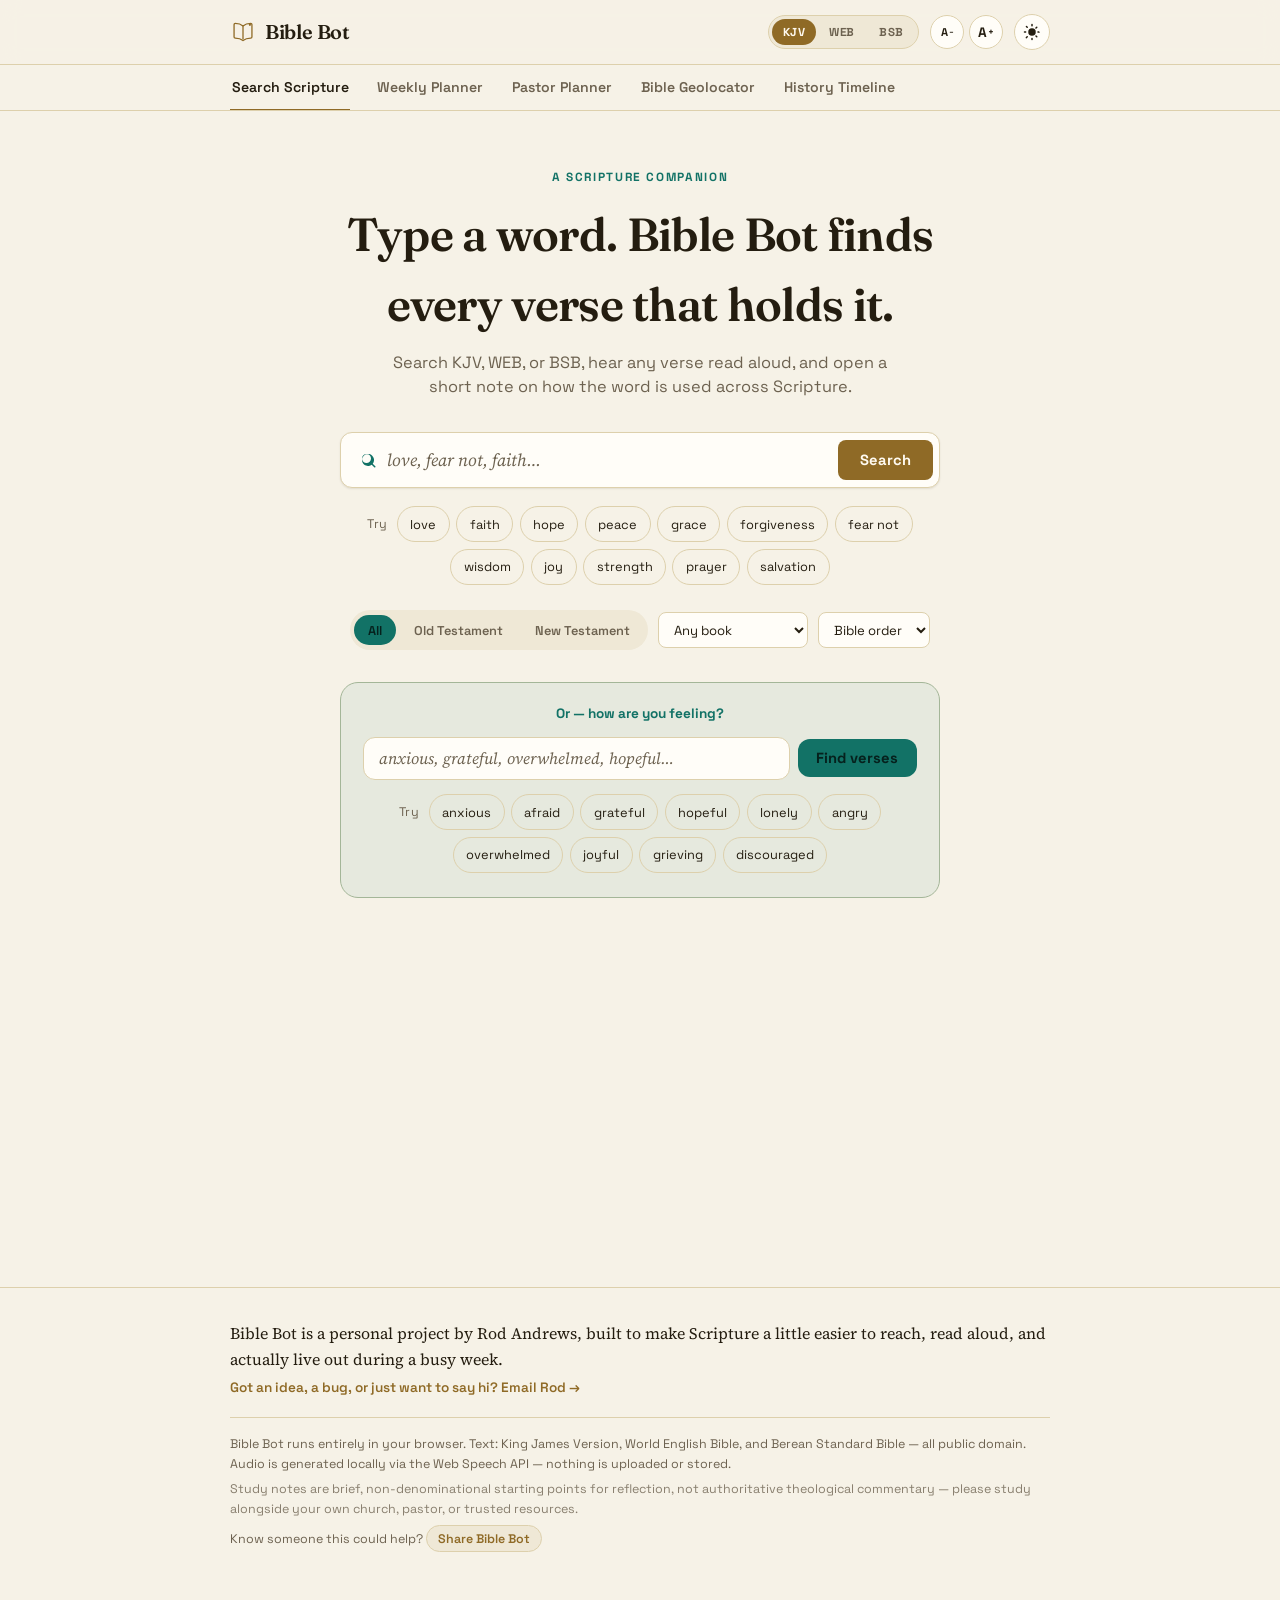
<file: index.html>
<!doctype html>
<html lang="en">
<head>
<meta charset="UTF-8" />
<meta name="viewport" content="width=device-width, initial-scale=1.0" />
<title>Bible Bot — Search Scripture, Listen, and Build a Weekly Plan</title>
<meta name="description" content="Search the Bible by word, feeling, or place across KJV, WEB, and BSB. Listen to any verse, build a weekly growth plan from a goal or a sermon, and explore Scripture by ancient geography — free, and works on any device." />
<meta name="keywords" content="bible search, bible app, weekly bible plan, bible verses by feeling, bible verses by topic, sermon notes, bible geography, KJV, BSB, WEB bible" />
<link rel="canonical" href="https://kypher.cc/" />
<meta name="robots" content="index, follow" />
<meta name="author" content="Rod Andrews" />

<meta property="og:type" content="website" />
<meta property="og:site_name" content="Bible Bot" />
<meta property="og:title" content="Bible Bot — Search Scripture, Listen, and Build a Weekly Plan" />
<meta property="og:description" content="Free Bible search with audio, a weekly growth planner built from your goals or your pastor's sermon, and a map to explore verses by ancient geography." />
<meta property="og:url" content="https://kypher.cc/" />
<meta property="og:image" content="https://kypher.cc/social-card.png" />
<meta property="og:image:width" content="1200" />
<meta property="og:image:height" content="630" />
<meta name="twitter:card" content="summary_large_image" />
<meta name="twitter:title" content="Bible Bot — Search Scripture, Listen, and Build a Weekly Plan" />
<meta name="twitter:description" content="Free Bible search with audio, a weekly growth planner built from your goals or a sermon, and verses by ancient geography." />
<meta name="twitter:image" content="https://kypher.cc/social-card.png" />

<link rel="icon" href="data:image/svg+xml,%3Csvg xmlns='http://www.w3.org/2000/svg' viewBox='0 0 100 100'%3E%3Ctext y='.9em' font-size='90'%3E📖%3C/text%3E%3C/svg%3E" />
<link rel="apple-touch-icon" href="icons/icon-192.png" />
<link rel="manifest" href="manifest.json" />
<meta name="theme-color" content="#12131c" media="(prefers-color-scheme: dark)" />
<meta name="theme-color" content="#f6f2e7" media="(prefers-color-scheme: light)" />
<meta name="apple-mobile-web-app-capable" content="yes" />
<meta name="apple-mobile-web-app-status-bar-style" content="black-translucent" />
<meta name="apple-mobile-web-app-title" content="Bible Bot" />

<link rel="preconnect" href="https://fonts.googleapis.com" />
<link rel="preconnect" href="https://fonts.gstatic.com" crossorigin />
<link href="https://fonts.googleapis.com/css2?family=Fraunces:ital,wght@0,600;1,500&family=Source+Serif+4:ital,wght@0,400;1,400&family=Space+Grotesk:wght@500;700&display=swap" rel="stylesheet" />
<link rel="stylesheet" href="styles.css" />
<script type="application/ld+json">
{
  "@context": "https://schema.org",
  "@type": "WebApplication",
  "name": "Bible Bot",
  "url": "https://kypher.cc/",
  "description": "Free Bible search with audio, a weekly growth planner built from a goal or a sermon, and verses explored by ancient geography.",
  "applicationCategory": "LifestyleApplication",
  "operatingSystem": "Any",
  "offers": { "@type": "Offer", "price": "0", "priceCurrency": "USD" },
  "author": { "@type": "Person", "name": "Rod Andrews" }
}
</script>
</head>
<body>

<header class="site-header">
  <div class="wrap header-inner">
    <a class="brand" href="#top" aria-label="Bible Bot home">
      <span class="brand-mark" aria-hidden="true">
        <svg viewBox="0 0 32 32" width="26" height="26"><path d="M16 8.5c-2.4-2-6-3-9.5-3-1 0-1.5.4-1.5 1.2v15.6c0 .8.6 1.2 1.5 1.2 3.5 0 7.1 1 9.5 3 2.4-2 6-3 9.5-3 .9 0 1.5-.4 1.5-1.2V6.7c0-.8-.5-1.2-1.5-1.2-3.5 0-7.1 1-9.5 3Z" fill="none" stroke="currentColor" stroke-width="1.6" stroke-linejoin="round"/><path d="M16 8.5v16.4" stroke="currentColor" stroke-width="1.6"/><circle cx="24.5" cy="7.2" r="1.4" fill="currentColor"/></svg>
      </span>
      <span class="brand-name">Bible Bot</span>
    </a>
    <div class="header-actions">
      <div class="translation-toggle" id="translationToggle" role="group" aria-label="Choose translation">
        <button class="tt-btn is-active" data-translation="kjv" type="button" title="King James Version">KJV</button>
        <button class="tt-btn" data-translation="web" type="button" title="World English Bible">WEB</button>
        <button class="tt-btn" data-translation="bsb" type="button" title="Berean Standard Bible — closest free reading to the NIV">BSB</button>
      </div>
      <div class="text-size-control" role="group" aria-label="Text size">
        <button id="fontSmallerBtn" class="icon-btn text-size-btn" type="button" aria-label="Decrease text size" title="Smaller text">A<span class="ts-sub">−</span></button>
        <button id="fontLargerBtn" class="icon-btn text-size-btn" type="button" aria-label="Increase text size" title="Larger text">A<span class="ts-sub">+</span></button>
      </div>
      <button id="themeToggle" class="icon-btn" type="button" aria-label="Toggle dark mode" title="Toggle dark mode">
        <svg class="icon-sun" viewBox="0 0 24 24" width="18" height="18" aria-hidden="true"><path fill="currentColor" d="M12 4.5a1 1 0 0 1-1-1V2a1 1 0 1 1 2 0v1.5a1 1 0 0 1-1 1Zm0 15a1 1 0 0 1 1 1V22a1 1 0 1 1-2 0v-1.5a1 1 0 0 1 1-1ZM4.5 12a1 1 0 0 1-1 1H2a1 1 0 1 1 0-2h1.5a1 1 0 0 1 1 1Zm18 0a1 1 0 0 1-1 1h-1.5a1 1 0 1 1 0-2H21a1 1 0 0 1 1 1ZM6.34 6.34a1 1 0 0 1-1.41 0L3.87 5.28a1 1 0 0 1 1.41-1.41l1.06 1.06a1 1 0 0 1 0 1.41Zm12.73 12.73a1 1 0 0 1-1.41 0l-1.06-1.06a1 1 0 0 1 1.41-1.41l1.06 1.06a1 1 0 0 1 0 1.41ZM6.34 17.66a1 1 0 0 1 0 1.41l-1.06 1.06a1 1 0 1 1-1.41-1.41l1.06-1.06a1 1 0 0 1 1.41 0ZM19.07 4.87a1 1 0 0 1 0 1.41l-1.06 1.06a1 1 0 1 1-1.41-1.41l1.06-1.06a1 1 0 0 1 1.41 0ZM12 7a5 5 0 1 1 0 10A5 5 0 0 1 12 7Z"/></svg>
        <svg class="icon-moon" viewBox="0 0 24 24" width="18" height="18" aria-hidden="true"><path fill="currentColor" d="M20.7 14.9a8.6 8.6 0 0 1-10.6-10.6 1 1 0 0 0-1.3-1.2A10.6 10.6 0 1 0 21.9 16.2a1 1 0 0 0-1.2-1.3Z"/></svg>
      </button>
    </div>
  </div>
</header>

<nav class="app-nav" aria-label="Main">
  <div class="wrap app-nav-inner">
    <button class="nav-tab is-active" type="button" data-view="search" aria-selected="true">Search Scripture</button>
    <button class="nav-tab" type="button" data-view="planner" aria-selected="false">Weekly Planner</button>
    <button class="nav-tab" type="button" data-view="pastor" aria-selected="false">Pastor Planner</button>
    <button class="nav-tab" type="button" data-view="geo" aria-selected="false">Bible Geolocator</button>
    <button class="nav-tab" type="button" data-view="timeline" aria-selected="false">History Timeline</button>
  </div>
</nav>

<main id="top">
<div id="searchView">
  <section class="hero">
    <div class="wrap">
      <p class="eyebrow">A scripture companion</p>
      <h1>Type a word. Bible Bot finds every verse that holds it.</h1>
      <p class="hero-sub">Search KJV, WEB, or BSB, hear any verse read aloud, and open a short note on how the word is used across Scripture.</p>

      <form id="searchForm" class="search-bar" role="search" autocomplete="off">
        <svg class="search-icon" viewBox="0 0 24 24" width="18" height="18" aria-hidden="true"><path fill="currentColor" d="m21.71 20.29-3.4-3.39A8 8 0 1 0 16.9 18.3l3.39 3.4a1 1 0 0 0 1.42-1.41ZM4 10a6 6 0 1 1 6 6 6 6 0 0 1-6-6Z"/></svg>
        <input id="searchInput" type="text" inputmode="search" placeholder="love, fear not, faith…" aria-label="Search the Bible" />
        <button type="button" id="clearBtn" class="clear-btn" aria-label="Clear search" hidden>
          <svg viewBox="0 0 24 24" width="12" height="12"><path fill="currentColor" d="M18.3 5.71 12 12l6.3 6.29-1.41 1.42L10.59 13.4 4.3 19.71 2.88 18.3 9.17 12 2.88 5.71 4.3 4.29l6.29 6.3 6.3-6.3z"/></svg>
        </button>
        <button type="submit" class="search-btn">Search</button>
      </form>

      <div class="quick-tags" id="quickTags" aria-label="Popular searches">
        <span class="quick-label">Try</span>
      </div>

      <div class="filters" id="filters">
        <div class="filter-group" role="group" aria-label="Filter by testament">
          <button class="chip is-active" data-testament="ALL" type="button">All</button>
          <button class="chip" data-testament="OT" type="button">Old Testament</button>
          <button class="chip" data-testament="NT" type="button">New Testament</button>
        </div>
        <select id="bookFilter" aria-label="Filter by book">
          <option value="">Any book</option>
        </select>
        <select id="sortOrder" aria-label="Sort results">
          <option value="canon">Bible order</option>
          <option value="relevance">Relevance</option>
        </select>
      </div>

      <div class="feeling-prompt">
        <p class="feeling-eyebrow">Or — how are you feeling?</p>
        <form id="feelingForm" class="feeling-form" autocomplete="off">
          <input id="feelingInput" type="text" placeholder="anxious, grateful, overwhelmed, hopeful…" aria-label="How are you feeling?" />
          <button type="submit" class="feeling-submit">Find verses</button>
        </form>
        <div class="quick-tags feeling-quick-tags" id="feelingQuickTags" aria-label="Common feelings">
          <span class="quick-label">Try</span>
        </div>
      </div>
    </div>
  </section>

  <section class="results-section">
    <div class="wrap">
      <div id="comfortPanel" class="comfort-panel" hidden>
        <p class="comfort-eyebrow" id="comfortLabel">Comfort</p>
        <p class="comfort-intro" id="comfortIntro"></p>
        <ol id="comfortVerses" class="comfort-verse-list results-list"></ol>
      </div>
      <div id="statusBar" class="status-bar" aria-live="polite"></div>
      <ol id="results" class="results-list"></ol>
      <div id="loadMoreWrap" class="load-more-wrap" hidden>
        <button id="loadMoreBtn" class="btn-outline" type="button">Show more verses</button>
      </div>
      <div id="emptyState" class="empty-state" hidden>
        <p>Nothing turned up for that search.</p>
        <p class="empty-sub">Try a shorter word, check the spelling, or pick one of the suggestions above.</p>
      </div>
    </div>
  </section>
</div>

<div id="plannerView" hidden>
  <section class="planner-hero">
    <div class="wrap">
      <p class="eyebrow">Weekly Growth Plan</p>
      <h1>Build a week grounded in Scripture.</h1>
      <p class="hero-sub">Tell us what you want to grow in, and get daily verses, short prayers, a memory verse, and one small action a day — synced to this week's actual dates.</p>

      <form id="goalForm" class="planner-form">
        <label class="planner-label" for="goalInput">What do you want to biblically accomplish to grow with God this week?</label>
        <textarea id="goalInput" class="planner-textarea" rows="2" placeholder="e.g. I want to worry less and trust God more…"></textarea>
        <div class="quick-tags planner-quick-tags" id="goalQuickTags" aria-label="Suggested goals">
          <span class="quick-label">Try</span>
        </div>
        <button type="submit" class="search-btn planner-submit">Build my week</button>
      </form>
    </div>
  </section>

  <section class="plan-section">
    <div class="wrap">
      <div id="planEmptyState" class="empty-state">
        <p>Your plan will show up here.</p>
        <p class="empty-sub">Answer the prompt above and Bible Bot will lay out the week for you.</p>
      </div>
      <div id="planRoot" class="plan-root" hidden></div>
    </div>
  </section>
</div>

<div id="pastorView" hidden>
  <section class="planner-hero">
    <div class="wrap">
      <p class="eyebrow">Pastor Planner</p>
      <h1>Turn Sunday's message into your week.</h1>
      <p class="hero-sub">Give us the theme, the verses, and a few keywords from the sermon — Bible Bot builds a daily plan that carries the message into your week, with the sermon's own verses front and center.</p>

      <form id="sermonForm" class="planner-form">
        <label class="planner-label" for="sermonTopicInput">Sermon theme — what did your pastor preach on?</label>
        <input id="sermonTopicInput" class="planner-input" type="text" placeholder="e.g. Walking by faith, not by sight" />
        <label class="planner-label" for="sermonVersesInput">What Bible verses did they mention?</label>
        <input id="sermonVersesInput" class="planner-input" type="text" placeholder="e.g. 2 Corinthians 5:7, Hebrews 11:1" />
        <label class="planner-label" for="sermonKeywordsInput">A few keywords from the message</label>
        <input id="sermonKeywordsInput" class="planner-input" type="text" placeholder="e.g. trust, obedience, uncertainty" />
        <button type="submit" class="search-btn planner-submit">Build my week from this sermon</button>
      </form>
    </div>
  </section>

  <section class="plan-section">
    <div class="wrap">
      <div id="pastorPlanEmptyState" class="empty-state">
        <p>Your sermon-based plan will show up here.</p>
        <p class="empty-sub">Fill in the sermon theme above and Bible Bot will build the week around it.</p>
      </div>
      <div id="pastorPlanRoot" class="plan-root" hidden></div>
    </div>
  </section>
</div>

<div id="geoView" hidden>
  <section class="planner-hero">
    <div class="wrap">
      <p class="eyebrow">Bible Geolocator</p>
      <h1>Explore Scripture by ancient geography.</h1>
      <p class="hero-sub">Click a region on the map, then a place within it, to see the verses tied to that ground.</p>
      <nav class="geo-breadcrumb" id="geoBreadcrumb" aria-label="Geolocator navigation">
        <button type="button" class="geo-crumb is-active" data-level="map">Map</button>
      </nav>
    </div>
  </section>

  <section class="plan-section">
    <div class="wrap">
      <div id="geoMapPanel" class="geo-panel">
        <svg id="geoMap" class="geo-map" viewBox="0 0 800 560" role="img" aria-label="Stylized map of the ancient Near East and Mediterranean"></svg>
        <p class="geo-map-caption">Real coastlines, rivers and lakes (Natural Earth). Tap a region to zoom in.</p>
      </div>
      <div id="geoRegionPanel" class="geo-panel" hidden></div>
      <div id="geoLocationPanel" class="geo-panel" hidden></div>
    </div>
  </section>
</div>

<div id="timelineView" hidden>
  <section class="planner-hero">
    <div class="wrap">
      <p class="eyebrow">History Timeline</p>
      <h1>See Scripture inside history.</h1>
      <p class="hero-sub">From Abraham to the early church, click an era to see how it lines up with Egypt, Assyria, Babylon, Persia, Greece, and Rome — then click an event for the verses.</p>
      <nav class="geo-breadcrumb" id="timelineBreadcrumb" aria-label="Timeline navigation">
        <button type="button" class="geo-crumb is-active" data-level="list">Timeline</button>
      </nav>
    </div>
  </section>

  <section class="plan-section">
    <div class="wrap">
      <div id="timelineListPanel" class="geo-panel">
        <ol class="timeline-rail" id="timelineRail"></ol>
        <p class="geo-map-caption">Dates are approximate and traditional, meant to give a sense of order and context — not a scholarly chronology.</p>
      </div>
      <div id="timelineEraPanel" class="geo-panel" hidden></div>
      <div id="timelineEventPanel" class="geo-panel" hidden></div>
    </div>
  </section>
</div>
</main>

<div id="chapterModal" class="modal" hidden aria-hidden="true">
  <div class="modal-backdrop" data-close-modal></div>
  <div class="modal-panel" role="dialog" aria-modal="true" aria-labelledby="chapterModalTitle">
    <div class="modal-header">
      <h2 id="chapterModalTitle">Chapter</h2>
      <div class="modal-header-actions">
        <button id="chapterListenBtn" class="btn-small" type="button">
          <svg viewBox="0 0 24 24" width="14" height="14" aria-hidden="true"><path fill="currentColor" d="M3 10v4h4l5 5V5L7 10H3Zm13.5 2a4.5 4.5 0 0 0-2.5-4v8a4.5 4.5 0 0 0 2.5-4Zm-2.5-8.77v2.06a7 7 0 0 1 0 13.42v2.06a9 9 0 0 0 0-17.54Z"/></svg>
          <span class="label">Read chapter</span>
        </button>
        <button class="icon-btn" type="button" data-close-modal aria-label="Close">
          <svg viewBox="0 0 24 24" width="16" height="16"><path fill="currentColor" d="M18.3 5.71 12 12l6.3 6.29-1.41 1.42L10.59 13.4 4.3 19.71 2.88 18.3 9.17 12 2.88 5.71 4.3 4.29l6.29 6.3 6.3-6.3z"/></svg>
        </button>
      </div>
    </div>
    <div id="chapterModalBody" class="modal-body"></div>
  </div>
</div>

<div id="audioBar" class="audio-bar" hidden>
  <div class="wrap audio-bar-inner">
    <span class="audio-eq" aria-hidden="true"><i></i><i></i><i></i></span>
    <span id="audioBarLabel" class="audio-bar-label">Reading…</span>
    <div class="audio-bar-controls">
      <label class="rate-label">Speed
        <select id="rateSelect">
          <option value="0.8">0.8×</option>
          <option value="1" selected>1×</option>
          <option value="1.25">1.25×</option>
          <option value="1.5">1.5×</option>
        </select>
      </label>
      <button id="audioStopBtn" class="btn-small" type="button">Stop</button>
    </div>
  </div>
</div>

<footer class="site-footer">
  <div class="wrap">
    <div class="footer-about">
      <p class="footer-about-lead">Bible Bot is a personal project by Rod Andrews, built to make Scripture a little easier to reach, read aloud, and actually live out during a busy week.</p>
      <a class="footer-contact-link" href="mailto:rod@kypher.io?subject=Bible%20Bot%20feedback">Got an idea, a bug, or just want to say hi? Email Rod →</a>
    </div>
    <p>Bible Bot runs entirely in your browser. Text: King James Version, World English Bible, and Berean Standard Bible — all public domain. Audio is generated locally via the Web Speech API — nothing is uploaded or stored.</p>
    <p class="footer-note">Study notes are brief, non-denominational starting points for reflection, not authoritative theological commentary — please study alongside your own church, pastor, or trusted resources.</p>
    <p class="footer-share">Know someone this could help? <button type="button" id="footerShareBtn" class="footer-share-btn">Share Bible Bot</button></p>
  </div>
</footer>

<template id="verseCardTemplate">
  <li class="verse-card">
    <div class="verse-card-head">
      <button class="verse-ref" type="button"></button>
      <span class="verse-genre"></span>
    </div>
    <p class="verse-text"></p>
    <div class="verse-actions">
      <button class="action-btn listen-btn" type="button">
        <svg class="action-icon" viewBox="0 0 24 24" width="15" height="15" aria-hidden="true"><path fill="currentColor" d="M3 10v4h4l5 5V5L7 10H3Zm13.5 2a4.5 4.5 0 0 0-2.5-4v8a4.5 4.5 0 0 0 2.5-4Z"/></svg>
        <span class="label">Listen</span>
      </button>
      <button class="action-btn note-btn" type="button">
        <svg class="action-icon" viewBox="0 0 24 24" width="15" height="15" aria-hidden="true"><path fill="currentColor" d="M12 2 3 7v10l9 5 9-5V7l-9-5Zm0 2.3L18.5 8 12 11.7 5.5 8 12 4.3ZM5 9.7l6 3.4v6.8l-6-3.4V9.7Zm14 6.8-6 3.4v-6.8l6-3.4v6.8Z"/></svg>
        <span class="label">Study note</span>
      </button>
      <button class="action-btn context-btn" type="button">
        <svg class="action-icon" viewBox="0 0 24 24" width="15" height="15" aria-hidden="true"><path fill="none" stroke="currentColor" stroke-width="1.6" stroke-linejoin="round" d="M12 6.2c-1.8-1.4-4.4-2.2-7-2.2-.7 0-1 .3-1 .9v11.6c0 .6.3.9 1 .9 2.6 0 5.2.8 7 2.2 1.8-1.4 4.4-2.2 7-2.2.7 0 1-.3 1-.9V4.9c0-.6-.3-.9-1-.9-2.6 0-5.2.8-7 2.2Z"/><path stroke="currentColor" stroke-width="1.6" d="M12 6.2v12.4"/></svg>
        <span class="label">Read chapter</span>
      </button>
      <button class="action-btn copy-btn" type="button">
        <svg class="action-icon" viewBox="0 0 24 24" width="15" height="15" aria-hidden="true"><path fill="currentColor" d="M15.5 3h-8A1.5 1.5 0 0 0 6 4.5v12A1.5 1.5 0 0 0 7.5 18h8a1.5 1.5 0 0 0 1.5-1.5v-12A1.5 1.5 0 0 0 15.5 3Zm0 13.5h-8v-12h8v12ZM4 7.5v13A1.5 1.5 0 0 0 5.5 22h9v-1.5h-9v-13H4Z"/></svg>
        <span class="label">Copy</span>
      </button>
      <button class="action-btn share-img-btn" type="button">
        <svg class="action-icon" viewBox="0 0 24 24" width="15" height="15" aria-hidden="true"><path fill="currentColor" d="M18 16.08a2.9 2.9 0 0 0-1.94.75l-7.05-4.11a2.9 2.9 0 0 0 0-1.44l6.97-4.06A3 3 0 1 0 15 5.5a3 3 0 0 0 .05.53l-6.97 4.06a3 3 0 1 0 0 3.82l7.05 4.11a2.9 2.9 0 1 0 2.87-2.94Z"/></svg>
        <span class="label">Share</span>
      </button>
    </div>
    <div class="verse-note" hidden></div>
  </li>
</template>

<script src="app.js"></script>
</body>
</html>
</file>
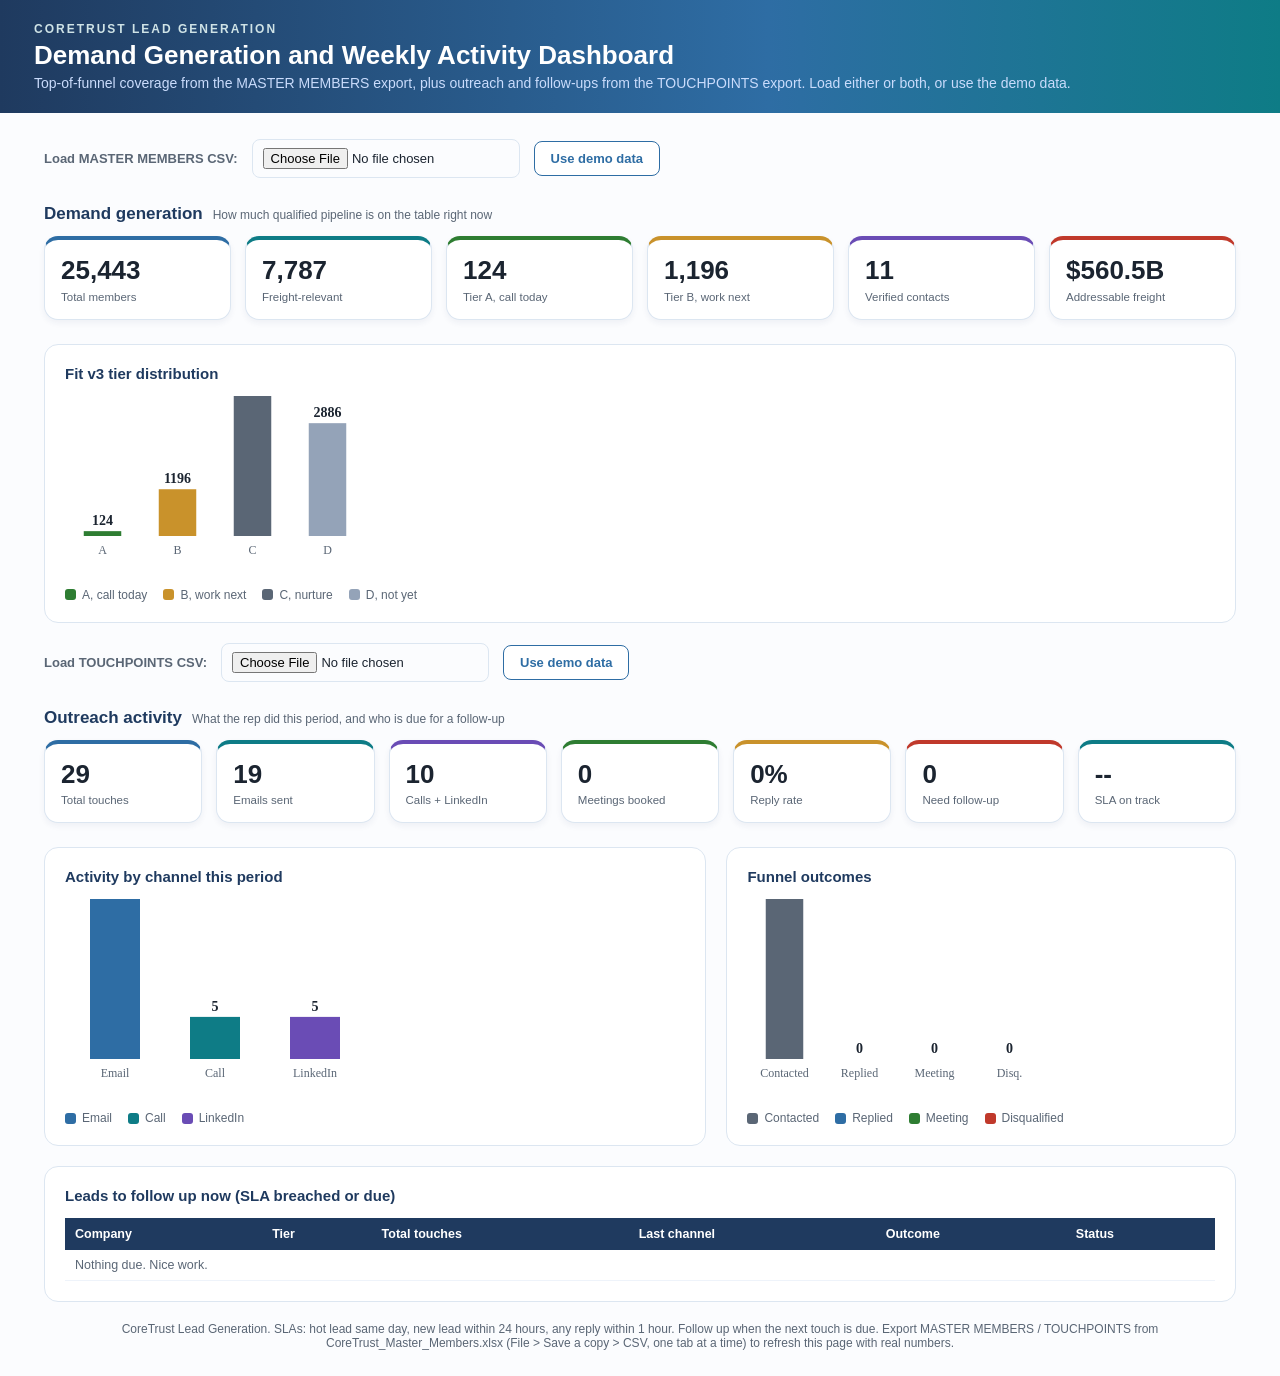
<file: coretrust-leadgen/dashboard/CoreTrust_Activity_Dashboard.html>
<!DOCTYPE html><html lang="en"><head><meta charset="utf-8"/><meta name="viewport" content="width=device-width,initial-scale=1"/><title>CoreTrust Lead Gen, Weekly Activity Dashboard</title><style>
:root{--navy:#1F3A5F;--blue:#2E6DA4;--teal:#0E7C86;--purp:#6A4CB5;--green:#2E7D32;--gold:#C9922B;--red:#C0392B;--grey:#5A6675;--paper:#FBFCFE;--line:#DCE6F1}
*{box-sizing:border-box;margin:0;padding:0}body{font-family:'Segoe UI',Arial,sans-serif;background:var(--paper);color:#1B2430}
header{background:linear-gradient(90deg,var(--navy),var(--blue) 60%,var(--teal));color:#fff;padding:22px 34px}
header .k{font-size:12px;letter-spacing:2px;color:#CFE3E6;font-weight:700}header h1{font-size:26px;margin-top:4px}header .sub{color:#CADCFC;font-size:14px;margin-top:4px}
.wrap{max-width:1240px;margin:0 auto;padding:26px 24px}.bar{display:flex;gap:14px;flex-wrap:wrap;align-items:center;margin-bottom:16px}
.bar label{font-size:13px;color:var(--grey);font-weight:600}.bar input,.bar select{padding:8px 10px;border:1px solid var(--line);border-radius:8px;font-size:13px}
.btn{background:var(--blue);color:#fff;border:none;padding:9px 16px;border-radius:8px;font-weight:700;font-size:13px;cursor:pointer}.btn.ghost{background:#fff;color:var(--blue);border:1px solid var(--blue)}
.section-h{display:flex;align-items:baseline;gap:10px;margin:26px 0 12px}.section-h h2{font-size:17px;color:var(--navy)}.section-h span{font-size:12px;color:var(--grey)}
.kpis{display:grid;grid-template-columns:repeat(auto-fit,minmax(140px,1fr));gap:14px;margin-bottom:24px}.kpi{background:#fff;border:1px solid var(--line);border-radius:14px;padding:16px;box-shadow:0 3px 6px rgba(31,58,95,.06)}
.kpi .v{font-size:26px;font-weight:800;line-height:1.1}.kpi .l{font-size:11.5px;color:var(--grey);margin-top:6px}
.kpi.b{border-top:4px solid var(--blue)}.kpi.t{border-top:4px solid var(--teal)}.kpi.p{border-top:4px solid var(--purp)}.kpi.g{border-top:4px solid var(--green)}.kpi.o{border-top:4px solid var(--gold)}.kpi.r{border-top:4px solid var(--red)}
.grid{display:grid;grid-template-columns:1.3fr 1fr;gap:20px}.card{background:#fff;border:1px solid var(--line);border-radius:14px;padding:20px;margin-bottom:20px}.card h3{font-size:15px;color:var(--navy);margin-bottom:14px}
.legend{display:flex;gap:16px;font-size:12px;color:var(--grey);margin-top:8px;flex-wrap:wrap}.legend span{display:inline-flex;align-items:center;gap:6px}.dot{width:11px;height:11px;border-radius:3px;display:inline-block}
table{width:100%;border-collapse:collapse;font-size:12.5px}th{background:var(--navy);color:#fff;text-align:left;padding:9px 10px;font-weight:700}td{padding:8px 10px;border-bottom:1px solid #EEF3FA}tr:nth-child(even) td{background:#F7FAFD}
.tag{display:inline-block;padding:2px 9px;border-radius:10px;font-size:11px;font-weight:700;color:#fff}.follow{color:var(--red);font-weight:800}.foot{color:var(--grey);font-size:12px;margin-top:18px;text-align:center}
@media(max-width:900px){.kpis{grid-template-columns:repeat(2,1fr)}.grid{grid-template-columns:1fr}}</style></head><body>
<header><div class="k">CORETRUST LEAD GENERATION</div><h1>Demand Generation and Weekly Activity Dashboard</h1><div class="sub">Top-of-funnel coverage from the MASTER MEMBERS export, plus outreach and follow-ups from the TOUCHPOINTS export. Load either or both, or use the demo data.</div></header>
<div class="wrap">

<div class="bar"><label>Load MASTER MEMBERS CSV:</label><input type="file" id="fileMaster" accept=".csv"/><button class="btn ghost" onclick="loadDemoMaster()">Use demo data</button></div>
<div class="section-h"><h2>Demand generation</h2><span>How much qualified pipeline is on the table right now</span></div>
<div class="kpis" id="kpisDemand"></div>
<div class="card"><h3>Fit v3 tier distribution</h3><canvas id="tierDist" height="180"></canvas><div class="legend"><span><i class="dot" style="background:#2E7D32"></i>A, call today</span><span><i class="dot" style="background:#C9922B"></i>B, work next</span><span><i class="dot" style="background:#5A6675"></i>C, nurture</span><span><i class="dot" style="background:#94a3b8"></i>D, not yet</span></div></div>

<div class="bar"><label>Load TOUCHPOINTS CSV:</label><input type="file" id="fileTouch" accept=".csv"/><button class="btn ghost" onclick="loadDemoTouch()">Use demo data</button></div>
<div class="section-h"><h2>Outreach activity</h2><span>What the rep did this period, and who is due for a follow-up</span></div>
<div class="kpis" id="kpis"></div><div class="grid">
<div class="card"><h3>Activity by channel this period</h3><canvas id="chan" height="200"></canvas><div class="legend"><span><i class="dot" style="background:#2E6DA4"></i>Email</span><span><i class="dot" style="background:#0E7C86"></i>Call</span><span><i class="dot" style="background:#6A4CB5"></i>LinkedIn</span></div></div>
<div class="card"><h3>Funnel outcomes</h3><canvas id="funnel" height="200"></canvas><div class="legend"><span><i class="dot" style="background:#5A6675"></i>Contacted</span><span><i class="dot" style="background:#2E6DA4"></i>Replied</span><span><i class="dot" style="background:#2E7D32"></i>Meeting</span><span><i class="dot" style="background:#C0392B"></i>Disqualified</span></div></div></div>
<div class="card"><h3>Leads to follow up now (SLA breached or due)</h3><table id="tbl"><thead><tr><th>Company</th><th>Tier</th><th>Total touches</th><th>Last channel</th><th>Outcome</th><th>Status</th></tr></thead><tbody></tbody></table></div>
<div class="foot">CoreTrust Lead Generation. SLAs: hot lead same day, new lead within 24 hours, any reply within 1 hour. Follow up when the next touch is due. Export MASTER MEMBERS / TOUCHPOINTS from CoreTrust_Master_Members.xlsx (File &gt; Save a copy &gt; CSV, one tab at a time) to refresh this page with real numbers.</div>
</div>
<script>
const TOUCH_SEED=[{"company": "American Tire Distributors", "tier": "A", "emails": 1, "calls": 0, "linkedin": 0, "outcome": "contacted", "channel": "Email", "days": 1}, {"company": "Solenis LLC", "tier": "A", "emails": 2, "calls": 1, "linkedin": 1, "outcome": "contacted", "channel": "Call", "days": 2}, {"company": "BlueTriton Brands", "tier": "A", "emails": 3, "calls": 0, "linkedin": 0, "outcome": "contacted", "channel": "Email", "days": 2}, {"company": "US Foods", "tier": "A", "emails": 1, "calls": 1, "linkedin": 1, "outcome": "contacted", "channel": "LinkedIn", "days": 3}, {"company": "Genuine Parts Company", "tier": "A", "emails": 2, "calls": 0, "linkedin": 0, "outcome": "contacted", "channel": "Call", "days": 4}, {"company": "Ecolab Inc.", "tier": "A", "emails": 3, "calls": 1, "linkedin": 1, "outcome": "contacted", "channel": "Email", "days": 1}, {"company": "Stryker Corporation", "tier": "A", "emails": 1, "calls": 0, "linkedin": 0, "outcome": "contacted", "channel": "Call", "days": 3}, {"company": "Berry Global", "tier": "A", "emails": 2, "calls": 1, "linkedin": 1, "outcome": "contacted", "channel": "Email", "days": 4}, {"company": "Parker-Hannifin", "tier": "A", "emails": 3, "calls": 0, "linkedin": 0, "outcome": "contacted", "channel": "LinkedIn", "days": 5}, {"company": "Kubota North America", "tier": "B", "emails": 1, "calls": 1, "linkedin": 1, "outcome": "contacted", "channel": "Call", "days": 2}];
const MASTER_SEED={total:25443,freight:7787,tierA:124,tierB:1196,tierC:3581,tierD:2886,verified:11,addressable:560493633821};
let DATA=[],MDATA=null;
function tc(t){return {A:'#2E7D32',B:'#C9922B',C:'#5A6675',D:'#94a3b8'}[t]||'#5A6675';}
function money(n){if(n>=1e9)return '$'+(n/1e9).toFixed(1)+'B';if(n>=1e6)return '$'+(n/1e6).toFixed(0)+'M';if(n>=1e3)return '$'+(n/1e3).toFixed(0)+'K';return '$'+Math.round(n);}
function loadDemoTouch(){DATA=TOUCH_SEED.slice();render();}
function loadDemoMaster(){MDATA=Object.assign({},MASTER_SEED);renderDemand();}
document.getElementById('fileTouch').addEventListener('change',e=>{const f=e.target.files[0];if(!f)return;const r=new FileReader();r.onload=ev=>{DATA=pc(ev.target.result);render();};r.readAsText(f);});
document.getElementById('fileMaster').addEventListener('change',e=>{const f=e.target.files[0];if(!f)return;const r=new FileReader();r.onload=ev=>{MDATA=pm(ev.target.result);renderDemand();};r.readAsText(f);});
function splitCsvLine(line){const out=[];let cur='',inQ=false;for(let i=0;i<line.length;i++){const c=line[i];if(c==='"'){if(inQ&&line[i+1]==='"'){cur+='"';i++;}else inQ=!inQ;}else if(c===','&&!inQ){out.push(cur);cur='';}else cur+=c;}out.push(cur);return out;}
function pc(t){const l=t.trim().split(/\r?\n/);const h=splitCsvLine(l[0]).map(s=>s.trim());const ix=n=>h.findIndex(x=>x.toLowerCase().includes(n));const iC=ix('company'),iT=ix('fit_tier'),iE=ix('emails_sent'),iCa=ix('calls_made'),iL=ix('linkedin_touches'),iO=ix('outcome'),iCh=ix('last_touch_channel'),iTot=ix('total_touches'),iS=ix('sla_status');return l.slice(1).filter(Boolean).map(x=>{const c=splitCsvLine(x);return {company:c[iC]||'',tier:(c[iT]||'').trim(),emails:+(c[iE]||0),calls:+(c[iCa]||0),linkedin:+(c[iL]||0),outcome:(c[iO]||'contacted').toLowerCase(),channel:c[iCh]||'Email',days:+(c[iTot]||1),sla:(c[iS]||'')};});}
function pm(t){const l=t.trim().split(/\r?\n/);const h=splitCsvLine(l[0]).map(s=>s.trim());const ix=n=>h.findIndex(x=>x.toLowerCase()===n.toLowerCase());const iFr=ix('Freight_Relevant'),iTier=ix('Fit_Tier'),iEmail=ix('Contact_Email'),iEst=ix('Est_Freight_Spend');let total=0,freight=0,tierA=0,tierB=0,tierC=0,tierD=0,verified=0,addressable=0;l.slice(1).filter(Boolean).forEach(x=>{const c=splitCsvLine(x);total++;const fr=(c[iFr]||'').trim().toLowerCase();const tier=(c[iTier]||'').trim();const email=(c[iEmail]||'');const est=+(c[iEst]||0);if(fr==='yes'){freight++;addressable+=est;}if(tier==='A')tierA++;else if(tier==='B')tierB++;else if(tier==='C')tierC++;else if(tier==='D')tierD++;if(email.includes('@'))verified++;});return {total,freight,tierA,tierB,tierC,tierD,verified,addressable};}
function render(){const d=DATA;const em=d.reduce((a,x)=>a+(x.emails||0),0),ca=d.reduce((a,x)=>a+(x.calls||0),0),li=d.reduce((a,x)=>a+(x.linkedin||0),0);const tot=em+ca+li;const rep=d.filter(x=>x.outcome==='replied'||x.outcome==='meeting').length;const mt=d.filter(x=>x.outcome==='meeting').length;const rr=tot?Math.round(rep/Math.max(d.length,1)*100):0;const fol=d.filter(x=>{const s=(x.sla||'').toUpperCase();return s.includes('OVERDUE')||s.includes('DUE')||x.days>=7;});
const slaKnown=d.filter(x=>x.sla);const slaOk=slaKnown.filter(x=>(x.sla||'').toUpperCase()==='ON TRACK').length;const slaPct=slaKnown.length?Math.round(slaOk/slaKnown.length*100):null;
const K=[['b',tot,'Total touches'],['t',em,'Emails sent'],['p',ca+li,'Calls + LinkedIn'],['g',mt,'Meetings booked'],['o',rr+'%','Reply rate'],['r',fol.length,'Need follow-up'],['t',slaPct===null?'--':slaPct+'%','SLA on track']];document.getElementById('kpis').innerHTML=K.map(k=>'<div class="kpi '+k[0]+'"><div class="v">'+k[1]+'</div><div class="l">'+k[2]+'</div></div>').join('');
bars('chan',[['Email',em,'#2E6DA4'],['Call',ca,'#0E7C86'],['LinkedIn',li,'#6A4CB5']]);const oc={contacted:0,replied:0,meeting:0,disqualified:0};d.forEach(x=>{if(oc[x.outcome]!==undefined)oc[x.outcome]++;});bars('funnel',[['Contacted',oc.contacted,'#5A6675'],['Replied',oc.replied,'#2E6DA4'],['Meeting',oc.meeting,'#2E7D32'],['Disq.',oc.disqualified,'#C0392B']]);
document.querySelector('#tbl tbody').innerHTML=fol.map(x=>'<tr><td>'+x.company+'</td><td><span class="tag" style="background:'+tc(x.tier)+'">'+(x.tier||'-')+'</span></td><td>'+x.days+'</td><td>'+x.channel+'</td><td>'+x.outcome+'</td><td class="follow">FOLLOW UP</td></tr>').join('')||'<tr><td colspan=6 style="color:#5A6675">Nothing due. Nice work.</td></tr>';}
function renderDemand(){const m=MDATA;if(!m)return;
const K=[['b',m.total.toLocaleString(),'Total members'],['t',m.freight.toLocaleString(),'Freight-relevant'],['g',m.tierA.toLocaleString(),'Tier A, call today'],['o',m.tierB.toLocaleString(),'Tier B, work next'],['p',m.verified.toLocaleString(),'Verified contacts'],['r',money(m.addressable),'Addressable freight']];
document.getElementById('kpisDemand').innerHTML=K.map(k=>'<div class="kpi '+k[0]+'"><div class="v">'+k[1]+'</div><div class="l">'+k[2]+'</div></div>').join('');
bars('tierDist',[['A',m.tierA,'#2E7D32'],['B',m.tierB,'#C9922B'],['C',m.tierC,'#5A6675'],['D',m.tierD,'#94a3b8']]);}
function bars(id,rows){const c=document.getElementById(id),x=c.getContext('2d');const W=c.width=c.clientWidth,H=c.height;x.clearRect(0,0,W,H);const mx=Math.max(1,...rows.map(r=>r[1]));const bw=W/rows.length*0.5,pad=40;rows.forEach((r,i)=>{const px=(i+0.5)*(W/rows.length)-bw/2,h=(H-pad)*(r[1]/mx);x.fillStyle=r[2];x.fillRect(px,H-pad-h,bw,h);x.fillStyle='#1B2430';x.font='bold 14px Segoe UI';x.textAlign='center';x.fillText(r[1],px+bw/2,H-pad-h-6);x.fillStyle='#5A6675';x.font='12px Segoe UI';x.fillText(r[0],px+bw/2,H-pad+18);});}
loadDemoMaster();loadDemoTouch();
</script></body></html>
</file>
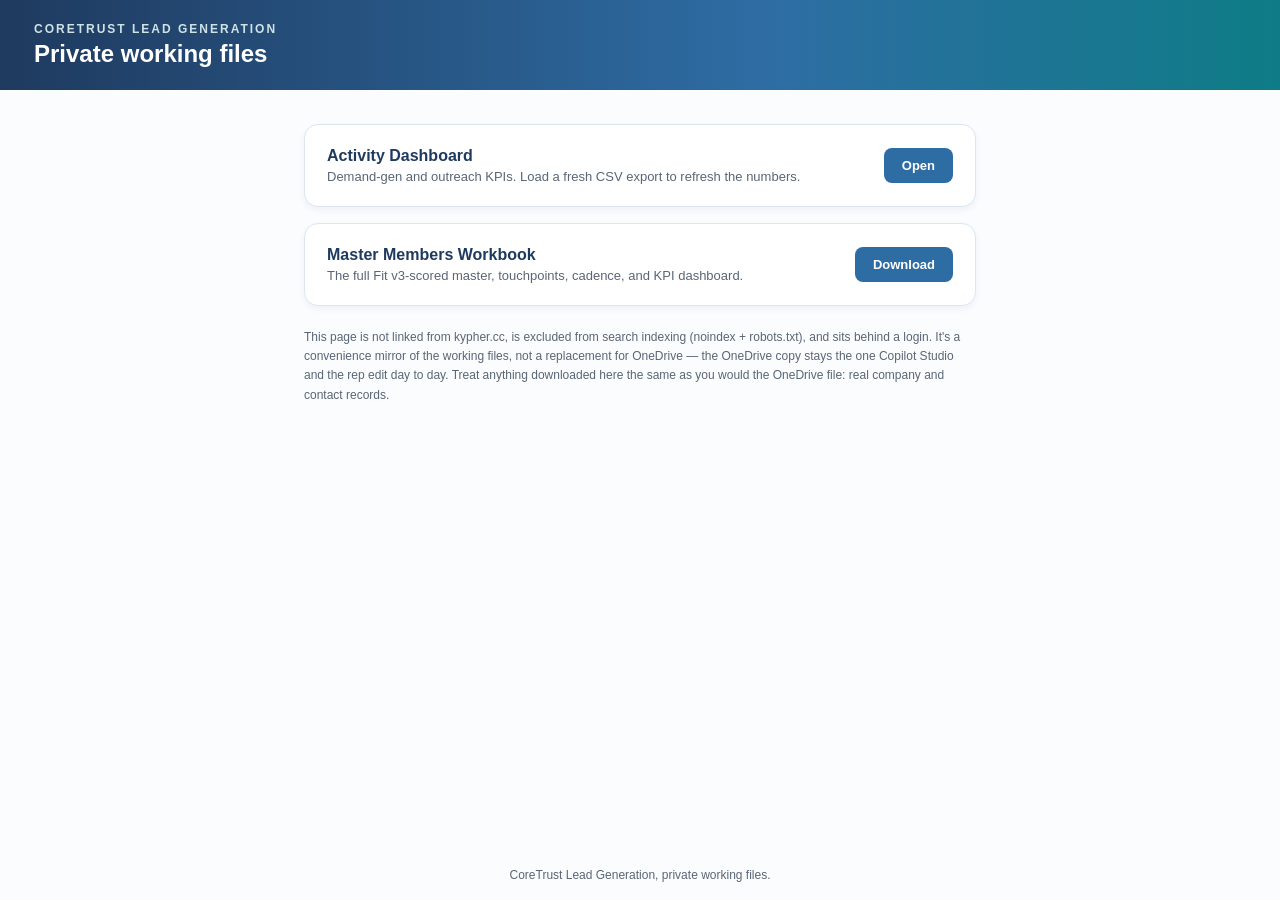
<file: coretrust-leadgen/deploy/portal-index.html>
<!DOCTYPE html><html lang="en"><head><meta charset="utf-8"/><meta name="viewport" content="width=device-width,initial-scale=1"/><meta name="robots" content="noindex, nofollow, noarchive"/><title>CoreTrust Lead Gen — Private</title><style>
:root{--navy:#1F3A5F;--blue:#2E6DA4;--teal:#0E7C86;--grey:#5A6675;--paper:#FBFCFE;--line:#DCE6F1}
*{box-sizing:border-box;margin:0;padding:0}body{font-family:'Segoe UI',Arial,sans-serif;background:var(--paper);color:#1B2430;min-height:100vh;display:flex;flex-direction:column}
header{background:linear-gradient(90deg,var(--navy),var(--blue) 60%,var(--teal));color:#fff;padding:22px 34px}
header .k{font-size:12px;letter-spacing:2px;color:#CFE3E6;font-weight:700}header h1{font-size:24px;margin-top:4px}
.wrap{max-width:720px;margin:0 auto;padding:34px 24px;flex:1}
.card{background:#fff;border:1px solid var(--line);border-radius:14px;padding:22px;margin-bottom:16px;box-shadow:0 3px 6px rgba(31,58,95,.06);display:flex;align-items:center;justify-content:space-between;gap:16px}
.card h2{font-size:16px;color:var(--navy);margin-bottom:4px}.card p{font-size:13px;color:var(--grey)}
.btn{background:var(--blue);color:#fff;border:none;padding:10px 18px;border-radius:8px;font-weight:700;font-size:13px;cursor:pointer;text-decoration:none;white-space:nowrap}
.note{font-size:12px;color:var(--grey);margin-top:22px;line-height:1.6}
.foot{color:var(--grey);font-size:12px;text-align:center;padding:18px}
</style></head><body>
<header><div class="k">CORETRUST LEAD GENERATION</div><h1>Private working files</h1></header>
<div class="wrap">
<div class="card"><div><h2>Activity Dashboard</h2><p>Demand-gen and outreach KPIs. Load a fresh CSV export to refresh the numbers.</p></div><a class="btn" href="dashboard.html">Open</a></div>
<div class="card"><div><h2>Master Members Workbook</h2><p>The full Fit v3-scored master, touchpoints, cadence, and KPI dashboard.</p></div><a class="btn" href="CoreTrust_Master_Members.xlsx" download>Download</a></div>
<p class="note">This page is not linked from kypher.cc, is excluded from search indexing (noindex + robots.txt), and sits behind a login. It's a convenience mirror of the working files, not a replacement for OneDrive — the OneDrive copy stays the one Copilot Studio and the rep edit day to day. Treat anything downloaded here the same as you would the OneDrive file: real company and contact records.</p>
</div>
<div class="foot">CoreTrust Lead Generation, private working files.</div>
</body></html>
</file>
<file: styles.css>
/* =========================================================
   Bible Bot — design tokens
   Concept: "illuminated terminal" — ancient manuscript ink
   and gold leaf, read by a quietly intelligent companion
   (signal teal). Dark ground is the primary expression;
   light ground gets the same care, not an inversion.
   ========================================================= */
:root{
  --bg: #12131c;
  --bg-elevated: #1a1c2a;
  --bg-soft: #20222f;
  --bg-soft-2: #262838;
  --border: #2c2f42;
  --text: #ece7d9;
  --text-muted: #9d97ab;
  --gold: #cda45e;
  --gold-strong: #e7c584;
  --gold-contrast: #1a1204;
  --signal: #5fd0c4;
  --signal-strong: #85e4d9;
  --highlight-bg: #cda45e;
  --highlight-text: #1a1204;
  --shadow-sm: 0 1px 2px rgba(0,0,0,0.35);
  --shadow-md: 0 16px 40px rgba(0,0,0,0.45);
  --radius-sm: 8px;
  --radius-md: 12px;
  --radius-lg: 18px;
  --font-display: 'Fraunces', Georgia, 'Times New Roman', serif;
  --font-body: 'Source Serif 4', Georgia, 'Times New Roman', serif;
  --font-ui: 'Space Grotesk', system-ui, -apple-system, Segoe UI, sans-serif;
}

:root[data-theme="light"]{
  --bg: #f6f2e7;
  --bg-elevated: #fffdf8;
  --bg-soft: #efe8d6;
  --bg-soft-2: #e6ddc2;
  --border: #ddd0ac;
  --text: #241d10;
  --text-muted: #6d6250;
  --gold: #8f6a26;
  --gold-strong: #6e4f18;
  --gold-contrast: #fffaf0;
  --signal: #127266;
  --signal-strong: #0c5a50;
  --highlight-bg: #f2cf7e;
  --highlight-text: #241d10;
  --shadow-sm: 0 1px 2px rgba(60,44,10,0.1);
  --shadow-md: 0 16px 40px rgba(60,44,10,0.16);
}

@media (prefers-color-scheme: light){
  :root:not([data-theme="dark"]){
    --bg: #f6f2e7;
    --bg-elevated: #fffdf8;
    --bg-soft: #efe8d6;
    --bg-soft-2: #e6ddc2;
    --border: #ddd0ac;
    --text: #241d10;
    --text-muted: #6d6250;
    --gold: #8f6a26;
    --gold-strong: #6e4f18;
    --gold-contrast: #fffaf0;
    --signal: #127266;
    --signal-strong: #0c5a50;
    --highlight-bg: #f2cf7e;
    --highlight-text: #241d10;
    --shadow-sm: 0 1px 2px rgba(60,44,10,0.1);
    --shadow-md: 0 16px 40px rgba(60,44,10,0.16);
  }
}

*, *::before, *::after{ box-sizing: border-box; }
/* The [hidden] attribute must always win over component display rules
   (display:flex/grid on the same element would otherwise silently
   override the UA default and make hidden elements render anyway). */
[hidden]{ display: none !important; }
html{ color-scheme: dark light; font-size: calc(16px * var(--font-scale, 1)); }
body{
  margin: 0;
  background: var(--bg);
  color: var(--text);
  font-family: var(--font-ui);
  line-height: 1.5;
  -webkit-font-smoothing: antialiased;
  transition: background-color .2s ease, color .2s ease;
}
.wrap{ max-width: 860px; margin: 0 auto; padding: 0 20px; }
svg{ display:block; }
button{ font-family: inherit; }
select, input{ font-family: inherit; font-size: inherit; color: inherit; }
:focus-visible{ outline: 2px solid var(--signal); outline-offset: 2px; }
@media (prefers-reduced-motion: reduce){
  *{ animation-duration: 0.001ms !important; animation-iteration-count: 1 !important; transition-duration: 0.001ms !important; }
}

/* ---------- Header ---------- */
.site-header{
  position: sticky; top:0; z-index: 40;
  background: color-mix(in srgb, var(--bg) 86%, transparent);
  backdrop-filter: saturate(160%) blur(10px);
  border-bottom: 1px solid var(--border);
}
.header-inner{ display:flex; align-items:center; justify-content:space-between; height: 64px; gap: 1rem; }
.brand{ display:flex; align-items:center; gap:.55rem; text-decoration:none; color:var(--text); flex-shrink:0; }
.brand-mark{ color: var(--gold); display:flex; flex-shrink:0; }
.brand-name{ font-family: var(--font-display); font-weight: 600; font-size: 1.25rem; letter-spacing: -0.01em; white-space: nowrap; }
.header-actions{ display:flex; align-items:center; gap:.7rem; }

.translation-toggle{ display:flex; background: var(--bg-soft); border:1px solid var(--border); border-radius: 999px; padding: 3px; gap: 2px; }
.tt-btn{
  border:none; background:transparent; color: var(--text-muted); font-family: var(--font-ui);
  font-weight:700; font-size:.72rem; letter-spacing:.04em; padding: .38rem .7rem; border-radius:999px; cursor:pointer;
  transition: background .15s, color .15s;
}
.tt-btn.is-active{ background: var(--gold); color: var(--gold-contrast); }
.tt-btn:not(.is-active):hover{ color: var(--text); }

.icon-btn{
  display:inline-flex; align-items:center; justify-content:center;
  width:36px; height:36px; border-radius:999px; border:1px solid var(--border);
  background: var(--bg-elevated); color: var(--text); cursor:pointer; flex-shrink:0;
}
.icon-btn:hover{ border-color: var(--gold); color: var(--gold); }
.icon-moon{ display:none; }
:root[data-theme="dark"] .icon-sun{ display:none; }
:root[data-theme="dark"] .icon-moon{ display:block; }
@media (prefers-color-scheme: dark){
  :root:not([data-theme="light"]) .icon-sun{ display:none; }
  :root:not([data-theme="light"]) .icon-moon{ display:block; }
}

/* ---------- Hero ---------- */
.hero{ padding: 3.6rem 0 1.8rem; text-align:center; }
.eyebrow{
  font-family: var(--font-ui); font-size: .74rem; font-weight:700; letter-spacing:.14em; text-transform:uppercase;
  color: var(--signal); margin: 0 0 .9rem;
}
.hero h1{
  font-family: var(--font-display);
  font-size: clamp(1.9rem, 4.6vw, 2.9rem);
  font-weight: 600;
  margin: 0 0 .7rem;
  text-wrap: balance;
  letter-spacing: -0.015em;
}
.hero-sub{ color: var(--text-muted); max-width: 520px; margin: 0 auto 2rem; font-size: 1.02rem; }

.search-bar{
  display:flex; align-items:center; gap:.6rem;
  background: var(--bg-elevated); border: 1.5px solid var(--border);
  border-radius: var(--radius-md); padding: .3rem .4rem .3rem 1.15rem;
  max-width: 600px; margin: 0 auto; box-shadow: var(--shadow-sm);
  transition: border-color .15s, box-shadow .15s;
}
.search-bar:focus-within{ border-color: var(--gold); box-shadow: 0 0 0 4px color-mix(in srgb, var(--gold) 16%, transparent); }
.search-icon{ color: var(--signal); flex-shrink:0; }
#searchInput{
  flex:1; border:none; outline:none; background:transparent; color:var(--text);
  font-family: var(--font-body); font-size: 1.08rem; padding: .65rem 0; min-width: 0;
}
#searchInput::placeholder{ color: var(--text-muted); font-style: italic; }
.clear-btn{
  border:none; background:var(--bg-soft); color:var(--text-muted); cursor:pointer;
  display:flex; align-items:center; justify-content:center;
  width:26px; height:26px; border-radius:999px; flex-shrink:0;
}
.clear-btn:hover{ color: var(--text); }
.search-btn{
  border:none; background: var(--gold); color: var(--gold-contrast); font-family: var(--font-ui);
  font-weight:700; font-size:.92rem; padding: .68rem 1.35rem; border-radius: var(--radius-sm); cursor:pointer;
  flex-shrink:0; transition: background .15s, transform .1s;
}
.search-btn:hover{ background: var(--gold-strong); }
.search-btn:active{ transform: scale(.97); }

.quick-tags{
  display:flex; flex-wrap:wrap; gap:.4rem; justify-content:center;
  align-items:center; margin: 1.15rem auto 0; max-width: 620px;
}
.quick-label{ font-family: var(--font-ui); color: var(--text-muted); font-size:.78rem; margin-right:.2rem; letter-spacing:.03em; }
.tag-btn{
  border:1px solid var(--border); background: transparent; color: var(--text);
  font-family: var(--font-ui); padding: .34rem .78rem; border-radius:999px; font-size:.8rem; cursor:pointer;
  transition: background .15s, border-color .15s, color .15s;
}
.tag-btn:hover{ border-color: var(--gold); color: var(--gold); }

.filters{
  display:flex; flex-wrap:wrap; gap:.6rem; justify-content:center; align-items:center;
  margin-top: 1.6rem;
}
.filter-group{ display:flex; gap:.3rem; background: var(--bg-soft); padding:.3rem; border-radius:999px; }
.chip{
  border:none; background:transparent; color: var(--text-muted); font-family: var(--font-ui);
  font-size:.8rem; font-weight:600; padding: .4rem .85rem; border-radius:999px; cursor:pointer;
  transition: background .15s, color .15s;
}
.chip.is-active{ background: var(--signal); color: #06211d; }
#bookFilter, #sortOrder{
  border:1px solid var(--border); background:var(--bg-elevated); color:var(--text); font-family: var(--font-ui);
  font-size: .82rem; padding:.48rem .7rem; border-radius: var(--radius-sm); cursor:pointer;
}

/* ---------- Feeling prompt ---------- */
.feeling-prompt{
  margin: 2rem auto 0; max-width: 600px; text-align:center;
  background: color-mix(in srgb, var(--signal) 7%, transparent);
  border: 1px solid color-mix(in srgb, var(--signal) 28%, var(--border));
  border-radius: var(--radius-lg); padding: 1.3rem 1.4rem 1.5rem;
}
.feeling-eyebrow{ font-family: var(--font-ui); font-weight:700; font-size:.85rem; color: var(--signal); margin: 0 0 .8rem; }
.feeling-form{ display:flex; align-items:center; gap:.5rem; }
.feeling-form input{
  flex:1; border: 1.5px solid var(--border); background: var(--bg-elevated); color: var(--text);
  font-family: var(--font-body); font-size: 1rem; padding: .6rem .9rem; border-radius: var(--radius-md);
  transition: border-color .15s, box-shadow .15s;
}
.feeling-form input:focus{
  outline:none; border-color: var(--signal); box-shadow: 0 0 0 4px color-mix(in srgb, var(--signal) 16%, transparent);
}
.feeling-form input::placeholder{ color: var(--text-muted); font-style: italic; }
.feeling-submit{
  border:none; background: var(--signal); color: #06211d; font-family: var(--font-ui); font-weight:700;
  font-size:.92rem; padding: .62rem 1.15rem; border-radius: var(--radius-md); cursor:pointer; flex-shrink:0;
}
.feeling-submit:hover{ background: var(--signal-strong); }
.feeling-quick-tags{ justify-content:center; margin-top: .9rem; }

/* ---------- Results ---------- */
.results-section{ padding: 1.75rem 0 5rem; min-height: 40vh; }
.status-bar{ color: var(--text-muted); font-family: var(--font-ui); font-size:.85rem; margin-bottom: 1.1rem; min-height:1.2em; }
.results-list{ list-style:none; margin:0; padding:0; display:flex; flex-direction:column; gap: 1rem; }

.verse-card{
  background: var(--bg-elevated); border:1px solid var(--border); border-radius: var(--radius-md);
  padding: 1.25rem 1.35rem; box-shadow: var(--shadow-sm);
}
.verse-card-head{ display:flex; align-items:baseline; justify-content:space-between; gap:.5rem; margin-bottom:.55rem; flex-wrap:wrap; }
.verse-ref{
  border:none; background:none; cursor:pointer; padding:0; color: var(--gold); font-family: var(--font-ui);
  font-weight:700; font-size: .85rem; letter-spacing:.03em; text-transform:uppercase;
}
.verse-ref:hover{ color: var(--gold-strong); text-decoration: underline; text-underline-offset: 3px; }
.verse-genre{
  font-family: var(--font-ui); font-size:.68rem; letter-spacing:.05em; text-transform:uppercase; color: var(--text-muted);
}
.verse-text{
  font-family: var(--font-body); font-size: 1.14rem; line-height:1.7; margin: 0 0 1rem;
}
.verse-text mark{
  background: var(--highlight-bg); color: var(--highlight-text);
  padding: .04em .12em; border-radius: 3px;
}
.verse-actions{ display:flex; flex-wrap:wrap; align-items:center; gap: 0 .05rem; font-family: var(--font-ui); }
.action-btn{
  display:inline-flex; align-items:center; gap:.35rem;
  border:none; background:none; color: var(--text-muted);
  padding: .35rem .6rem; border-radius: var(--radius-sm); font-size:.8rem; font-weight:600; cursor:pointer;
  transition: background .15s, color .15s;
}
.action-btn:hover{ background: var(--bg-soft); color: var(--text); }
.action-icon{ color: var(--signal); flex-shrink:0; }
.action-btn.is-active{ background: var(--signal); color: #06211d; }
.action-btn.is-active .action-icon{ color: inherit; }

.verse-note{
  margin-top: 1rem; padding-top: .9rem; border-top: 1px solid var(--border); font-size:.92rem;
}
.verse-note h4{
  margin:0 0 .5rem; font-family: var(--font-ui); font-size:.72rem; text-transform:uppercase; letter-spacing:.1em;
  color: var(--signal); font-weight:700;
}
.verse-note p{ margin:.35rem 0; color: var(--text); font-family: var(--font-body); font-size: 1.02rem; line-height: 1.6; }
.verse-note .note-crossrefs{ margin-top:.6rem; font-family: var(--font-ui); font-size:.78rem; color: var(--text-muted); }
.verse-note .note-crossrefs button{
  border:none; background:none; color:var(--gold); cursor:pointer; padding:0; font:inherit; text-decoration:underline; text-underline-offset:2px; margin-right:.6rem;
}

.load-more-wrap{ display:flex; justify-content:center; margin-top: 1.6rem; }
.btn-outline{
  border:1.5px solid var(--gold); background:transparent; color: var(--gold); font-family: var(--font-ui);
  font-weight:700; font-size:.88rem; padding:.62rem 1.4rem; border-radius: var(--radius-sm); cursor:pointer;
}
.btn-outline:hover{ background: color-mix(in srgb, var(--gold) 12%, transparent); }

.empty-state{ text-align:center; padding: 3.5rem 1rem; color: var(--text-muted); font-family: var(--font-ui); }
.empty-state p{ margin:.3rem 0; }
.empty-sub{ font-size:.88rem; }

/* ---------- Modal ---------- */
.modal{ position: fixed; inset:0; z-index:60; display:flex; align-items:flex-end; justify-content:center; }
.modal[hidden]{ display:none; }
@media (min-width: 640px){ .modal{ align-items:center; } }
.modal-backdrop{ position:absolute; inset:0; background: color-mix(in srgb, var(--bg) 70%, black 30%); }
.modal-panel{
  position:relative; background: var(--bg-elevated); width:100%; max-width: 680px;
  max-height: 85vh; border-radius: var(--radius-lg) var(--radius-lg) 0 0; overflow:hidden;
  display:flex; flex-direction:column; box-shadow: var(--shadow-md);
  animation: modal-in .18s ease-out;
}
@media (min-width: 640px){ .modal-panel{ border-radius: var(--radius-lg); max-height: 80vh; } }
@keyframes modal-in{ from{ opacity:0; transform: translateY(16px); } to{ opacity:1; transform:none; } }
.modal-header{
  display:flex; align-items:center; justify-content:space-between; gap:.5rem;
  padding: 1.1rem 1.3rem; border-bottom: 1px solid var(--border);
}
.modal-header h2{ margin:0; font-family: var(--font-display); font-weight:600; font-size:1.3rem; }
.modal-header-actions{ display:flex; align-items:center; gap:.5rem; }
.modal-body{ padding: 1.4rem; overflow-y:auto; font-family: var(--font-body); font-size:1.08rem; line-height:1.8; }
.modal-body .cv{ margin-right:.4em; }
.modal-body .cv sup{ font-family: var(--font-ui); color: var(--gold); font-size:.62em; font-weight:700; margin-right:.2em; }
.modal-body .cv.is-target mark{ background: var(--highlight-bg); color: var(--highlight-text); border-radius:3px; padding:.05em .1em; }
.btn-small{
  display:inline-flex; align-items:center; gap:.35rem;
  border:1px solid var(--border); background: var(--bg-soft); color: var(--text); font-family: var(--font-ui);
  padding:.42rem .75rem; border-radius: var(--radius-sm); font-size:.78rem; font-weight:600; cursor:pointer;
}
.btn-small:hover{ border-color: var(--gold); color: var(--gold); }

/* ---------- Audio bar ---------- */
.audio-bar{
  position: fixed; left:0; right:0; bottom:0; z-index:50;
  background: var(--bg-elevated); color: var(--text); border-top: 1px solid var(--border);
  box-shadow: 0 -8px 24px rgba(0,0,0,0.18);
}
.audio-bar-inner{ display:flex; align-items:center; gap:.9rem; padding: .75rem 20px; font-family: var(--font-ui); }
.audio-eq{ display:inline-flex; align-items:flex-end; gap:2px; height:16px; }
.audio-eq i{ width:3px; background: var(--gold); border-radius:2px; animation: eq 0.9s ease-in-out infinite; }
.audio-eq i:nth-child(1){ height:60%; animation-delay:0s; }
.audio-eq i:nth-child(2){ height:100%; animation-delay:.15s; }
.audio-eq i:nth-child(3){ height:40%; animation-delay:.3s; }
@keyframes eq{ 0%,100%{ transform: scaleY(.4); } 50%{ transform: scaleY(1); } }
.audio-bar-label{ flex:1; font-size:.88rem; font-weight:600; white-space:nowrap; overflow:hidden; text-overflow:ellipsis; color: var(--signal); }
.audio-bar-controls{ display:flex; align-items:center; gap:.7rem; }
.rate-label{ font-size:.78rem; display:flex; align-items:center; gap:.35rem; color: var(--text-muted); }
.rate-label select{ border:1px solid var(--border); background: var(--bg-soft); color: var(--text); border-radius:6px; padding:.25rem .4rem; }

/* ---------- Footer ---------- */
.site-footer{ border-top:1px solid var(--border); padding: 1.8rem 0 3rem; color: var(--text-muted); font-family: var(--font-ui); font-size:.78rem; line-height:1.6; }
.site-footer p{ margin:.3rem 0; }
.footer-note{ opacity:.8; }

/* ---------- App nav ---------- */
.app-nav{
  position: sticky; top: 64px; z-index: 30;
  background: var(--bg); border-bottom: 1px solid var(--border);
}
.app-nav-inner{
  display:flex; gap: 1.6rem; overflow-x: auto; scrollbar-width: none;
  -webkit-overflow-scrolling: touch;
}
.app-nav-inner::-webkit-scrollbar{ display:none; }
.nav-tab{
  border:none; background:none; color: var(--text-muted); font-family: var(--font-ui);
  font-weight:600; font-size:.88rem; padding: .8rem .1rem; cursor:pointer; white-space: nowrap; flex-shrink:0;
  border-bottom: 2px solid transparent; margin-bottom:-1px;
}
.nav-tab:hover{ color: var(--text); }
.nav-tab.is-active{ color: var(--text); border-bottom-color: var(--gold); }

/* ---------- Comfort panel ---------- */
.comfort-panel{
  background: color-mix(in srgb, var(--signal) 8%, var(--bg-elevated));
  border: 1px solid color-mix(in srgb, var(--signal) 35%, var(--border));
  border-radius: var(--radius-lg); padding: 1.4rem 1.5rem; margin-bottom: 1.75rem;
}
.comfort-eyebrow{
  font-family: var(--font-ui); font-size:.72rem; font-weight:700; letter-spacing:.1em; text-transform:uppercase;
  color: var(--signal); margin: 0 0 .5rem;
}
.comfort-intro{ font-family: var(--font-body); font-size: 1.05rem; line-height:1.6; margin: 0 0 1.1rem; }
.comfort-verse-list{ gap: .8rem; }
.comfort-verse-list .verse-card{ background: var(--bg); }

/* ---------- Planner ---------- */
.planner-hero{ padding: 3.6rem 0 1.8rem; text-align:center; }
.planner-form{ max-width: 560px; margin: 0 auto; display:flex; flex-direction:column; gap: .7rem; text-align:left; }
.planner-label{ font-family: var(--font-ui); font-size:.85rem; font-weight:600; color: var(--text); }
.planner-textarea, .planner-input{
  width:100%; border: 1.5px solid var(--border); background: var(--bg-elevated); color: var(--text);
  font-family: var(--font-body); font-size: 1.02rem; padding: .75rem .9rem; border-radius: var(--radius-md);
  resize: vertical; transition: border-color .15s, box-shadow .15s;
}
.planner-textarea:focus, .planner-input:focus{
  outline:none; border-color: var(--gold); box-shadow: 0 0 0 4px color-mix(in srgb, var(--gold) 16%, transparent);
}
.planner-quick-tags{ justify-content:flex-start; margin: 0; }
.planner-submit{ align-self:flex-start; margin-top:.3rem; }

.plan-section{ padding: 1rem 0 5rem; min-height: 30vh; }
.plan-card{
  background: var(--bg-elevated); border:1px solid var(--border); border-radius: var(--radius-lg);
  padding: 1.6rem 1.7rem; box-shadow: var(--shadow-sm);
}
.plan-card-head{ margin-bottom: 1rem; }
.plan-source{ font-family: var(--font-ui); font-size:.78rem; font-weight:700; letter-spacing:.05em; text-transform:uppercase; color: var(--signal); margin: 0 0 .4rem; }
.plan-title{ font-family: var(--font-display); font-weight:600; font-size: clamp(1.4rem, 3vw, 1.8rem); margin: 0 0 .3rem; text-wrap: balance; }
.plan-range{ font-family: var(--font-ui); font-size:.85rem; color: var(--text-muted); margin:0; }
.plan-intro{ font-family: var(--font-body); font-size: 1.05rem; line-height:1.65; margin: 1rem 0 1.4rem; }

.memory-verse-box{
  background: color-mix(in srgb, var(--gold) 10%, var(--bg-soft)); border: 1px solid color-mix(in srgb, var(--gold) 35%, var(--border));
  border-radius: var(--radius-md); padding: 1.1rem 1.3rem; margin-bottom: 1.4rem;
}
.mv-label{ font-family: var(--font-ui); font-size:.72rem; font-weight:700; letter-spacing:.08em; text-transform:uppercase; color: var(--gold); margin:0 0 .4rem; }
.mv-ref{ font-family: var(--font-ui); font-weight:700; font-size:.85rem; color: var(--text); margin: 0 0 .3rem; }
.mv-text{ font-family: var(--font-display); font-style: italic; font-weight:500; font-size: 1.2rem; line-height:1.55; margin: 0 0 .8rem; }

.plan-progress{ display:flex; align-items:center; gap: .8rem; margin-bottom: 1.3rem; }
.plan-progress-bar{ flex:1; height: 8px; background: var(--bg-soft); border-radius:999px; overflow:hidden; }
.plan-progress-fill{ height:100%; background: var(--signal); border-radius:999px; transition: width .25s ease; }
.plan-progress-label{ font-family: var(--font-ui); font-size:.78rem; color: var(--text-muted); white-space:nowrap; font-variant-numeric: tabular-nums; }

.plan-toolbar{ display:flex; flex-wrap:wrap; gap:.5rem; margin-bottom: 1.5rem; }

.plan-days{ list-style:none; margin:0; padding:0; display:flex; flex-direction:column; gap:.6rem; }
.plan-day{ border: 1px solid var(--border); border-radius: var(--radius-md); background: var(--bg); overflow:hidden; }
.plan-day.is-today{ border-color: var(--gold); }
.plan-day-head{
  width:100%; display:flex; align-items:center; gap:.6rem; text-align:left;
  border:none; background:none; color: var(--text); cursor:pointer; padding: .85rem 1rem; font-family: var(--font-ui);
}
.plan-day-date{ font-size:.78rem; font-weight:700; color: var(--text-muted); min-width: 92px; font-variant-numeric: tabular-nums; }
.plan-day-focus{ flex:1; font-size:.95rem; font-weight:600; }
.today-badge{ background: var(--gold); color: var(--gold-contrast); font-size:.68rem; font-weight:700; letter-spacing:.04em; text-transform:uppercase; padding: .18rem .5rem; border-radius:999px; }
.sermon-badge{ background: var(--signal); color: #06211d; font-size:.66rem; font-weight:700; letter-spacing:.03em; padding: .18rem .5rem; border-radius:999px; }
.plan-chev{ color: var(--text-muted); transition: transform .15s; flex-shrink:0; }
.plan-day-head[aria-expanded="true"] .plan-chev{ transform: rotate(180deg); }
.plan-day.is-done .plan-day-focus::after{ content: " ✓"; color: var(--signal); }

.plan-day-body{ padding: 0 1.1rem 1.1rem; }
.plan-day-ref{ font-family: var(--font-ui); font-weight:700; font-size:.8rem; color: var(--gold); margin: 0 0 .3rem; }
.plan-day-verse{ font-family: var(--font-body); font-size: 1.05rem; line-height:1.65; margin: 0 0 .7rem; }
.plan-day-reflection{ font-family: var(--font-body); font-size: .98rem; line-height:1.6; color: var(--text); margin: .8rem 0 .5rem; }
.plan-day-prayer{ font-family: var(--font-body); font-size: .98rem; line-height:1.6; color: var(--text); margin: 0 0 .8rem; }
.plan-day-action{
  display:flex; align-items:flex-start; gap:.6rem; font-family: var(--font-ui); font-size:.9rem;
  background: var(--bg-soft); border-radius: var(--radius-sm); padding: .7rem .8rem; cursor:pointer;
}
/* Focus mode: only today's step is shown. */
.plan-root.is-focus-mode .plan-day:not(.is-today){ display:none; }
.plan-root.is-focus-mode .plan-progress{ opacity:.75; }
.btn-focus[aria-pressed="true"]{ background: var(--signal); color:#06211d; border-color: var(--signal); }
.btn-focus[disabled]{ opacity:.45; cursor:not-allowed; }

/* Comfortable tap targets (>=44px) on primary controls. */
.action-btn{ min-height: 40px; }
.btn-small{ min-height: 40px; }
.tag-btn{ min-height: 36px; }
.nav-tab{ min-height: 44px; }

.plan-day-checkbox{ margin-top:.1rem; width:22px; height:22px; accent-color: var(--signal); flex-shrink:0; cursor:pointer; }

/* ---------- Text size control ---------- */
.text-size-control{ display:flex; align-items:center; gap:.3rem; }
.text-size-btn{ width:34px; height:34px; font-family: var(--font-ui); font-size:.85rem; font-weight:700; position:relative; }
.text-size-btn:first-child{ font-size:.7rem; }
.ts-sub{ font-size:.7em; margin-left:1px; }

/* ---------- Footer extras ---------- */
.footer-about{ margin-bottom: 1.1rem; padding-bottom: 1.1rem; border-bottom: 1px solid var(--border); }
.footer-about-lead{ font-family: var(--font-body); font-size: 1rem; line-height:1.6; color: var(--text); margin: 0 0 .6rem; }
.footer-contact-link{ display:inline-block; color: var(--gold); font-family: var(--font-ui); font-weight:600; font-size:.85rem; text-decoration:none; }
.footer-contact-link:hover{ text-decoration: underline; }
.footer-share{ margin-top: .9rem; }
.footer-share-btn{ border:1px solid var(--border); background: var(--bg-soft); color: var(--gold); font-family: var(--font-ui); font-weight:600; font-size:.78rem; padding: .3rem .7rem; border-radius: 999px; cursor:pointer; }
.footer-share-btn:hover{ border-color: var(--gold); }

/* ---------- Bible Geolocator ---------- */
.geo-breadcrumb{ display:flex; align-items:center; justify-content:center; gap:.4rem; flex-wrap:wrap; margin-top: 1.4rem; font-family: var(--font-ui); }
.geo-crumb{ border:none; background:none; color: var(--text-muted); font-size:.85rem; font-weight:600; cursor:pointer; padding:.2rem .3rem; }
.geo-crumb.is-active{ color: var(--gold); cursor:default; }
.geo-crumb-sep{ color: var(--text-muted); }

.geo-panel{ background: var(--bg-elevated); border:1px solid var(--border); border-radius: var(--radius-lg); padding: 1.5rem; }
.geo-map{
  width:100%; height:auto; display:block; border-radius: var(--radius-md);
  border: 1px solid var(--border); touch-action: manipulation;
}
.geo-map-region{ margin: 1rem 0 0; }
.geo-map-caption{ text-align:center; font-family: var(--font-ui); font-size:.78rem; color: var(--text-muted); margin: .7rem 0 1.2rem; }
.geo-sea{ fill: color-mix(in srgb, var(--signal) 13%, var(--bg-soft)); }
.geo-land{
  fill: color-mix(in srgb, var(--gold) 22%, var(--bg-elevated));
  stroke: color-mix(in srgb, var(--gold) 55%, var(--border)); stroke-width:.8;
  stroke-linejoin: round;
}
.geo-lake{ fill: color-mix(in srgb, var(--signal) 32%, var(--bg-soft)); stroke:none; }
.geo-river{
  fill:none; stroke: color-mix(in srgb, var(--signal) 55%, transparent);
  stroke-width:1.6; stroke-linecap:round; stroke-linejoin:round;
}

.geo-region{ cursor:pointer; }
.geo-region-hit{ fill: transparent; }
.geo-region-shape{
  fill: color-mix(in srgb, var(--signal) 34%, var(--bg-elevated)); stroke: var(--signal); stroke-width:1.5; opacity:.82;
  transition: opacity .15s, stroke-width .15s;
}
.geo-region:hover .geo-region-shape,
.geo-region:focus-visible .geo-region-shape{ opacity:1; stroke-width:3; }
.geo-region:focus-visible{ outline:none; }
.geo-region-label{
  font-family: var(--font-display); font-weight:600; font-size:16px; fill: var(--text); cursor:pointer;
  paint-order: stroke; stroke: var(--bg); stroke-width: 3.5px;
}
.geo-region-sublabel{
  font-family: var(--font-ui); font-size:10px; fill: var(--text-muted); cursor:pointer;
  paint-order: stroke; stroke: var(--bg); stroke-width: 3.5px;
}

.geo-pin{ cursor:pointer; }
.geo-pin:focus-visible{ outline:none; }
.geo-pin-hit{ fill: transparent; }
.geo-pin-dot{
  fill: var(--signal); stroke: var(--bg); stroke-width:2.5;
  transition: r .12s ease, fill .12s ease;
}
.geo-pin:hover .geo-pin-dot,
.geo-pin:focus-visible .geo-pin-dot{ r: 10; }
.geo-pin.is-active .geo-pin-dot{ fill: var(--gold); r: 10; }
.geo-pin-label{
  font-family: var(--font-ui); font-weight:700; font-size:12px; fill: var(--text); cursor:pointer;
  paint-order: stroke; stroke: var(--bg); stroke-width: 3.5px;
}
.geo-pin.is-active .geo-pin-label{ fill: var(--gold); }

.geo-region-title{ font-family: var(--font-display); font-weight:600; font-size: clamp(1.4rem, 3vw, 1.8rem); margin: 0 0 .5rem; }
.geo-region-blurb{ font-family: var(--font-body); font-size: 1.05rem; line-height:1.6; color: var(--text); margin: 0 0 1.4rem; max-width: 60ch; }
.geo-location-grid{ display:grid; grid-template-columns: repeat(auto-fill, minmax(220px, 1fr)); gap: .9rem; }
.geo-location-card{
  text-align:left; border:1px solid var(--border); background: var(--bg-soft); border-radius: var(--radius-md);
  padding: 1rem 1.1rem; cursor:pointer; display:flex; flex-direction:column; gap:.4rem; transition: border-color .15s, transform .1s;
}
.geo-location-card:hover{ border-color: var(--gold); }
.geo-location-card:active{ transform: scale(.98); }
.geo-location-name{ font-family: var(--font-display); font-weight:600; font-size: 1.08rem; color: var(--text); }
.geo-location-blurb{ font-family: var(--font-body); font-size:.92rem; line-height:1.5; color: var(--text-muted); }
.geo-region-year, .timeline-event-year{ font-family: var(--font-ui); font-size:.72rem; font-weight:700; letter-spacing:.05em; text-transform:uppercase; color: var(--signal); display:block; margin: 0 0 .25rem; }
.geo-region-civ{ font-family: var(--font-ui); font-size:.85rem; color: var(--gold); margin: 0 0 .9rem; }

/* ---------- History Timeline ---------- */
.timeline-rail{ list-style:none; margin:0; padding:0; position:relative; }
.timeline-rail::before{
  content:''; position:absolute; left:9px; top:10px; bottom:10px; width:2px;
  background: linear-gradient(var(--gold), var(--signal)); opacity:.4;
}
.timeline-era{ position:relative; padding-left:34px; margin-bottom:.9rem; }
.timeline-dot{
  position:absolute; left:0; top:20px; width:20px; height:20px; border-radius:999px;
  background: var(--bg-elevated); border:2px solid var(--gold);
}
.timeline-era-btn{
  width:100%; text-align:left; border:1px solid var(--border); background: var(--bg-soft);
  border-radius: var(--radius-md); padding: .9rem 1.1rem; cursor:pointer; display:flex; flex-direction:column; gap:.3rem;
  transition: border-color .15s;
}
.timeline-era-btn:hover{ border-color: var(--gold); }
.timeline-era-year{ font-family: var(--font-ui); font-size:.72rem; font-weight:700; letter-spacing:.05em; text-transform:uppercase; color: var(--signal); }
.timeline-era-label{ font-family: var(--font-display); font-weight:600; font-size:1.15rem; color: var(--text); }
.timeline-era-civ{ font-family: var(--font-ui); font-size:.82rem; color: var(--text-muted); }

/* ---------- Print (weekly plan → PDF) ---------- */
@media print{
  body *{ visibility: hidden; }
  .plan-print-root, .plan-print-root *{ visibility: visible; }
  .plan-print-root{ position: absolute; top: 0; left: 0; width: 100%; border:none; box-shadow:none; padding: 0; }
  .plan-day-body{ display:block !important; }
  .plan-day{ break-inside: avoid; page-break-inside: avoid; border-color:#999; }
  .plan-day-head{ cursor:default; }
  .plan-chev, .plan-day-listen, .mv-listen-btn, .mv-share-btn, .plan-toolbar, .plan-progress{ display:none !important; }
  .memory-verse-box{ border-color:#999; }
}

/* ---------- Responsive ---------- */
@media (max-width: 480px){
  .search-bar{ padding-left:.85rem; }
  .search-btn{ padding:.62rem 1.05rem; }
  .verse-actions{ gap:0; }
  .action-btn{ padding:.32rem .5rem; font-size:.76rem; }
  .header-inner{ flex-wrap: wrap; height: auto; padding: .6rem 0; row-gap: .5rem; }
  .brand-name{ font-size: 1.08rem; }
  .header-actions{ width: 100%; justify-content: space-between; }
  .app-nav{ top: 0; position: static; }
  .plan-day-date{ min-width: 0; }
  .plan-day-head{ flex-wrap: wrap; }
}
</file>
